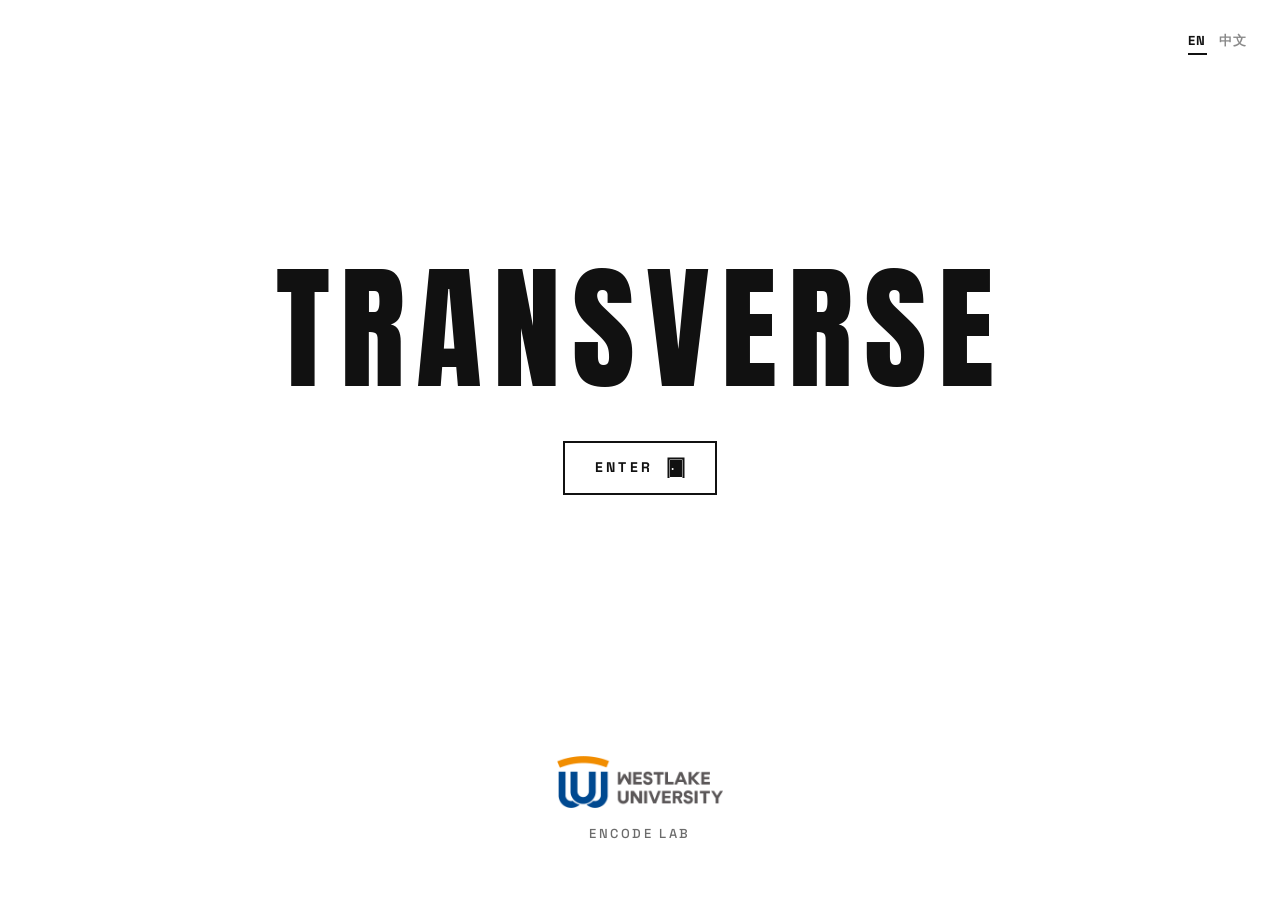
<file: site/index.html>
<!doctype html>
<html lang="en">
<head>
<meta charset="utf-8">
<meta name="viewport" content="width=device-width, initial-scale=1">
<meta name="color-scheme" content="light">
<meta name="robots" content="noindex">
<meta http-equiv="Content-Security-Policy" content="default-src 'none'; style-src 'self'; img-src 'self'; font-src 'self'; base-uri 'none'; form-action 'none'">
<link rel="icon" href="favicon.svg" type="image/svg+xml">
<link rel="stylesheet" href="site.css">
<title>TransVerse</title>
<meta name="description" content="TransVerse, from Encode Lab, Westlake University.">
</head>
<body>
<div class="lang-corner"><span class="lang-toggle"><b>EN</b><a href="zh/" lang="zh-CN">中文</a></span></div>
<main class="portal">
  <h1 aria-label="TransVerse"><span class="tw tw1" aria-hidden="true">TR</span><span class="tw tw2" aria-hidden="true">AN</span><span class="tw tw3" aria-hidden="true">SV</span><span class="tw tw4" aria-hidden="true">ER</span><span class="tw tw5" aria-hidden="true">SE</span></h1>
  <a class="btn" href="welcome.html">ENTER <svg class="door-icon" aria-hidden="true" width="18" height="22" viewBox="0 0 18 22"><rect x="3" y="3" width="2.4" height="17" class="d1"/><rect x="5.4" y="3" width="2.4" height="17" class="d2"/><rect x="7.8" y="3" width="2.4" height="17" class="d3"/><rect x="10.2" y="3" width="2.4" height="17" class="d4"/><rect x="12.6" y="3" width="2.4" height="17" class="d5"/><g class="door-leaf"><rect x="3" y="3" width="12" height="17"/><circle class="door-knob" cx="5.6" cy="12" r="1"/></g><path d="M1.5 21 V1.5 H16.5 V21" fill="none" stroke="currentColor" stroke-width="2"/></svg></a>
</main>
<footer class="portal-foot"><img src="assets/westlake_logo_two_line.png" alt="Westlake University"><span class="lab">Encode Lab</span></footer>
</body>
</html>
</file>
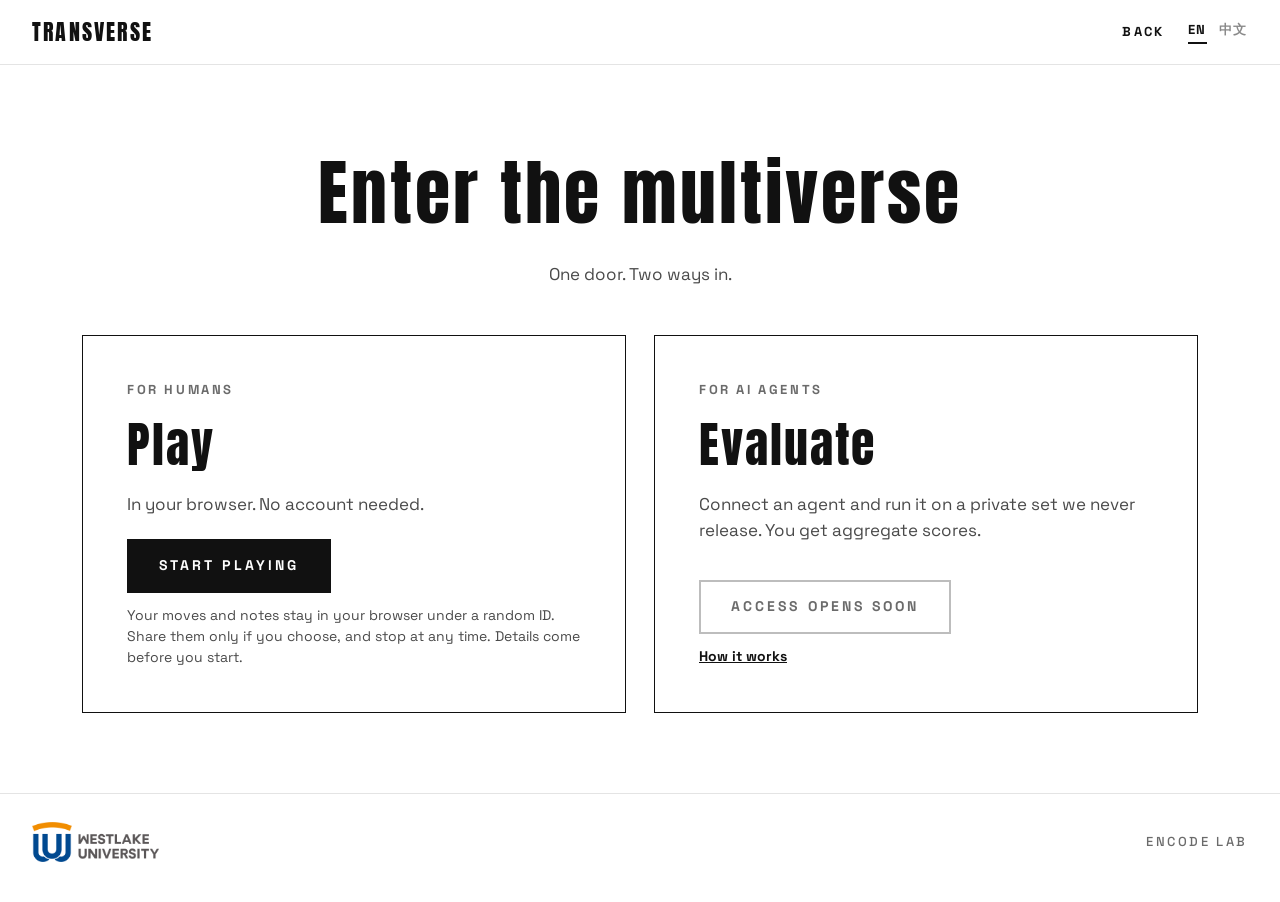
<file: site/enter.html>
<!doctype html>
<html lang="en">
<head>
<meta charset="utf-8">
<meta name="viewport" content="width=device-width, initial-scale=1">
<meta name="color-scheme" content="light">
<meta name="robots" content="noindex">
<meta http-equiv="Content-Security-Policy" content="default-src 'none'; style-src 'self'; img-src 'self'; font-src 'self'; base-uri 'none'; form-action 'none'">
<link rel="icon" href="favicon.svg" type="image/svg+xml">
<link rel="stylesheet" href="site.css">
<title>Enter · TransVerse</title>
</head>
<body>
<header class="bar"><div class="wrap">
  <a class="mark" href="./">TRANSVERSE</a>
  <span class="bar-right"><a class="small-caps" href="welcome.html">Back</a><span class="lang-toggle"><b>EN</b><a href="zh/enter.html" lang="zh-CN">中文</a></span></span>
</div></header>
<main class="wrap gate">
  <div class="gate-head"><h1>Enter the multiverse</h1><p>One door. Two ways in.</p></div>
  <div class="doors">
    <section class="door" aria-label="Play as a human">
      <div class="stack8"><span class="eyebrow">For humans</span><h2>Play</h2><p>In your browser. No account needed.</p></div>
      <div class="go">
        <a class="btn solid" href="play/">START PLAYING</a>
        <p class="fine">Your moves and notes stay in your browser under a random ID. Share them only if you choose, and stop at any time. Details come before you start.</p>
      </div>
    </section>
    <section class="door" id="evaluate" aria-label="Evaluate an AI agent">
      <div class="stack8"><span class="eyebrow">For AI agents</span><h2>Evaluate</h2><p>Connect an agent and run it on a private set we never release. You get aggregate scores.</p></div>
      <div class="go">
        <span class="btn quiet" aria-disabled="true">ACCESS OPENS SOON</span>
        <a class="plain-link" href="how-it-works.html#agents">How it works</a>
      </div>
    </section>
  </div>
</main>
<footer class="foot"><div class="wrap"><img src="assets/westlake_logo_two_line.png" alt="Westlake University"><span class="lab">Encode Lab</span></div></footer>
</body>
</html>
</file>
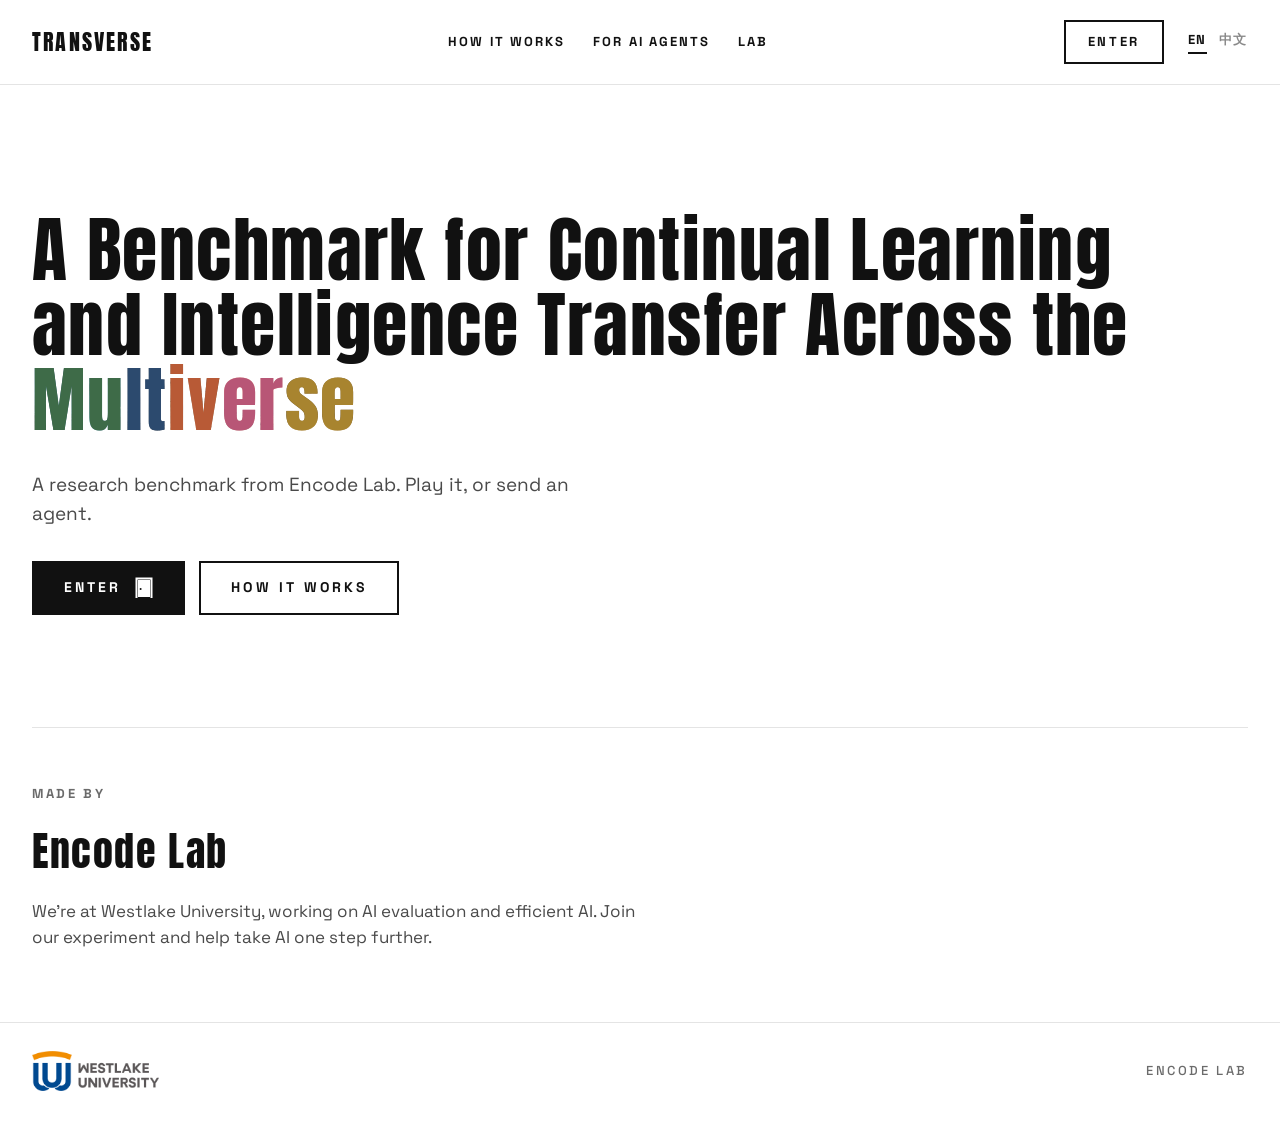
<file: site/welcome.html>
<!doctype html>
<html lang="en">
<head>
<meta charset="utf-8">
<meta name="viewport" content="width=device-width, initial-scale=1">
<meta name="color-scheme" content="light">
<meta name="robots" content="noindex">
<meta http-equiv="Content-Security-Policy" content="default-src 'none'; style-src 'self'; img-src 'self'; font-src 'self'; base-uri 'none'; form-action 'none'">
<link rel="icon" href="favicon.svg" type="image/svg+xml">
<link rel="stylesheet" href="site.css">
<title>TransVerse</title>
<meta name="description" content="A Benchmark for Continual Learning and Intelligence Transfer Across the Multiverse. A research benchmark from Encode Lab, Westlake University.">
</head>
<body>
<header class="bar"><div class="wrap">
  <a class="mark" href="./">TRANSVERSE</a>
  <nav class="nav" aria-label="Main"><a href="how-it-works.html">How it works</a><a href="enter.html#evaluate">For AI agents</a><a href="#lab">Lab</a></nav>
  <span class="bar-right"><a class="btn small" href="enter.html">ENTER</a><span class="lang-toggle"><b>EN</b><a href="zh/welcome.html" lang="zh-CN">中文</a></span></span>
</div></header>
<main class="wrap">
  <section class="hero">
    <h1>A Benchmark for Continual Learning and Intelligence Transfer Across the <span class="mv"><span class="mv1">Mu</span><span class="mv2">lt</span><span class="mv3">iv</span><span class="mv4">er</span><span class="mv5">se</span></span></h1>
    <p>A research benchmark from Encode Lab. Play it, or send an agent.</p>
    <div class="row"><a class="btn solid" href="enter.html">ENTER <svg class="door-icon" aria-hidden="true" width="18" height="22" viewBox="0 0 18 22"><rect x="3" y="3" width="2.4" height="17" class="d1"/><rect x="5.4" y="3" width="2.4" height="17" class="d2"/><rect x="7.8" y="3" width="2.4" height="17" class="d3"/><rect x="10.2" y="3" width="2.4" height="17" class="d4"/><rect x="12.6" y="3" width="2.4" height="17" class="d5"/><g class="door-leaf"><rect x="3" y="3" width="12" height="17"/><circle class="door-knob" cx="5.6" cy="12" r="1"/></g><path d="M1.5 21 V1.5 H16.5 V21" fill="none" stroke="currentColor" stroke-width="2"/></svg></a><a class="btn" href="how-it-works.html">HOW IT WORKS</a></div>
  </section>
  <section class="split">
    <div id="lab" class="grow1">
      <span class="eyebrow">Made by</span>
      <h2>Encode Lab</h2>
      <p>We’re at Westlake University, working on AI evaluation and efficient AI. Join our experiment and help take AI one step further.</p>
    </div>
  </section>
</main>
<footer class="foot"><div class="wrap"><img src="assets/westlake_logo_two_line.png" alt="Westlake University"><span class="lab">Encode Lab</span></div></footer>
</body>
</html>
</file>
<file: site/site.css>
/* Fonts: Anton and Space Grotesk, SIL Open Font License 1.1 (assets/fonts/*-OFL.txt). */
@font-face{font-family:Anton;src:url(assets/fonts/Anton-Regular.ttf) format('truetype');font-weight:400;font-style:normal;font-display:swap}
@font-face{font-family:'Space Grotesk';src:url(assets/fonts/SpaceGrotesk-wght.ttf) format('truetype');font-weight:300 700;font-style:normal;font-display:swap}
/* Outer pages: white, black type, hairline rules. No Universe's style is used here. */
:root{--tv-ease:cubic-bezier(.45,0,.25,1);--ink:#111111;--sub:#4A4A4A;--mute:#6B6B6B;--rule:#E4E4E4;--display:Anton,Impact,"Haettenschweiler","Arial Narrow Bold","PingFang SC","Hiragino Sans GB","Microsoft YaHei",sans-serif;
--body:"Space Grotesk","Helvetica Neue",Helvetica,Arial,"PingFang SC","Hiragino Sans GB","Microsoft YaHei",system-ui,sans-serif;color-scheme:light}
*{box-sizing:border-box}
html,body{margin:0;background:#FFFFFF;color:var(--ink)}
body{font:17px/1.55 var(--body);min-height:100vh;display:flex;flex-direction:column}
a{color:var(--ink)}a:hover{color:#555}
img{display:block}
.wrap{width:100%;max-width:1280px;margin:0 auto;padding:0 32px}
.bar{border-bottom:1px solid var(--rule)}
.bar .wrap{display:flex;flex-wrap:wrap;align-items:center;justify-content:space-between;gap:16px;padding-top:20px;padding-bottom:20px}
.mark{font:400 22px/1 var(--display);letter-spacing:.1em;text-decoration:none}
.nav{display:flex;flex-wrap:wrap;gap:28px}
.nav a,.small-caps{font-size:13px;font-weight:700;letter-spacing:.16em;text-transform:uppercase;text-decoration:none}
.eyebrow{font-size:13px;font-weight:700;letter-spacing:.2em;text-transform:uppercase;color:var(--mute)}
.btn{display:inline-flex;align-items:center;gap:14px;text-decoration:none;border:2px solid var(--ink);padding:14px 30px;font-size:14px;font-weight:700;letter-spacing:.22em;text-transform:uppercase;background:#FFF;color:var(--ink)}
.btn.solid{background:var(--ink);color:#FFF}
.btn.solid:hover{background:#000;color:#FFF}
.btn:hover{color:var(--ink);background:#F6F6F6}
.btn.small{padding:10px 22px;font-size:13px;letter-spacing:.2em}
.btn.quiet{border-color:#BDBDBD;color:var(--mute);cursor:default}
.btn.quiet:hover{background:#FFF;color:var(--mute)}
.btn:focus-visible,a:focus-visible{outline:2px solid var(--ink);outline-offset:3px}
h1,h2,h3{font-family:var(--display);font-weight:400;margin:0}
p{margin:0}
main{flex:1 1 auto}
.foot{border-top:1px solid var(--rule)}
.foot .wrap{display:flex;flex-wrap:wrap;align-items:center;justify-content:space-between;gap:16px;padding-top:28px;padding-bottom:40px}
.foot img{height:40px;width:auto}
.lab{font-size:13px;font-weight:500;letter-spacing:.2em;text-transform:uppercase;color:var(--mute)}

/* Portal. */
.portal{flex:1 1 auto;display:flex;flex-direction:column;align-items:center;justify-content:center;gap:44px;padding:80px 24px;min-height:560px}
.portal h1{font-size:clamp(56px,11vw,136px);line-height:1;letter-spacing:.08em;text-align:center}
.portal-foot{padding:0 24px 56px;display:flex;flex-direction:column;align-items:center;gap:16px}
.portal-foot img{height:52px;width:auto}

/* Welcome. */
.hero{padding:clamp(72px,12vw,128px) 0 clamp(64px,10vw,112px);display:flex;flex-direction:column;gap:32px}
.hero h1{max-width:1100px;font-size:clamp(40px,6.4vw,72px);line-height:1.04;letter-spacing:.02em}
.hero p{max-width:560px;font-size:19px;color:var(--sub)}
.row{display:flex;flex-wrap:wrap;gap:14px}
.mv{white-space:nowrap}/* One colour per world (2026-11-24, palette C): the original muted set reordered to fit the worlds — forest green, night navy, warm sienna (the pigment of this painting style), dusk rose, brass ochre. */
.mv1{color:#3E6B48}.mv2{color:#2C4A6E}.mv3{color:#B85A36}.mv4{color:#B85676}.mv5{color:#A8842F}
.split{padding:56px 0 72px;border-top:1px solid var(--rule);display:flex;flex-wrap:wrap;gap:48px}
.split>div{min-width:0;display:flex;flex-direction:column;gap:16px}
.split h2{font-size:40px;letter-spacing:.04em}
.split p{color:var(--sub);max-width:620px}

/* Gate. */
.gate{max-width:1180px;padding-top:72px;padding-bottom:80px;display:flex;flex-direction:column;gap:48px}
.gate-head{display:flex;flex-direction:column;gap:12px;align-items:center;text-align:center}
.gate-head h1{font-size:clamp(44px,7vw,72px);letter-spacing:.04em}
.gate-head p{color:var(--sub)}
.doors{display:grid;grid-template-columns:repeat(auto-fit,minmax(min(100%,320px),1fr));gap:28px}
.door{border:1px solid var(--ink);border-radius:0;padding:clamp(28px,4vw,44px);display:flex;flex-direction:column;gap:22px}
.door h2{font-size:48px;letter-spacing:.04em}
.door p{color:var(--sub)}
.door .go{display:flex;flex-direction:column;gap:12px;margin-top:auto;align-items:flex-start}
.door .fine{font-size:14px;line-height:1.5}

/* How it works. */
.how-hero{padding:clamp(64px,10vw,104px) 0 56px;display:flex;flex-direction:column;gap:24px}
.how-hero h1{font-size:clamp(44px,7vw,84px);line-height:1.02;letter-spacing:.02em}
.how-hero p{max-width:620px;font-size:19px;color:var(--sub)}
.glance{display:grid;grid-template-columns:repeat(auto-fit,minmax(min(100%,220px),1fr));border-top:1px solid var(--rule);border-bottom:1px solid var(--rule)}
.glance div{padding:28px 24px 28px 0;display:flex;flex-direction:column;gap:6px}
.glance div+div{border-left:1px solid var(--rule);padding-left:24px}
.glance b{font:400 64px/1 var(--display)}
.glance span{color:var(--sub)}
.section{padding:72px 0 24px;display:flex;flex-direction:column;gap:28px}
.section h2{font-size:40px;letter-spacing:.04em}
.section>p{max-width:640px;color:var(--sub)}
.worlds{display:grid;grid-template-columns:repeat(auto-fit,minmax(min(100%,360px),1fr));gap:24px 20px}
.world{display:flex;flex-direction:column;gap:12px;margin:0}
.world img{width:100%;aspect-ratio:3/1;object-fit:cover;object-position:center 60%;border-radius:0;background:#EEE}
.world figcaption{display:flex;flex-direction:column;gap:2px}
.world figcaption span:first-child{font-size:12px;font-weight:700;letter-spacing:.2em;color:var(--mute)}
.world figcaption span:last-child{font-weight:500}
.steps{display:grid;grid-template-columns:repeat(auto-fit,minmax(min(100%,230px),1fr));gap:0;border-top:1px solid var(--rule)}
.step{padding:28px 28px 32px 0;display:flex;flex-direction:column;gap:10px}
.step+.step{border-left:1px solid var(--rule);padding-left:28px}
.step span{font:400 28px/1 var(--display);color:var(--mute)}
.step h3{font-size:30px;letter-spacing:.03em}
.step p{color:var(--sub)}
.agents{margin:48px 0 80px;padding:40px;border:1px solid var(--ink);border-radius:0;display:flex;flex-direction:column;gap:14px}
.agents h2{font-size:clamp(30px,4vw,44px);letter-spacing:.03em}
.agents p{color:var(--sub);max-width:640px}

@media (max-width:640px){
  .wrap{padding:0 16px}
  .glance div+div,.step+.step{border-left:0;padding-left:0;border-top:1px solid var(--rule)}
  .agents{padding:24px}
}
.grow2{flex:2 1 480px}.grow1{flex:1 1 280px}
.stack8{display:flex;flex-direction:column;gap:8px}
.plain-link{font-size:14px;font-weight:700}
.muted{color:var(--mute)}

/* Motion (one easing site-wide; nothing loops). Portal: the title gathers from a wider tracking, then
   ENTER fades in; the arrow moves 4 px on hover. Welcome: the five segments of "Multiverse" take their
   colours one after another. How it works: a light lift on the paintings. */
@keyframes tv-gather{from{letter-spacing:.22em;opacity:0}to{letter-spacing:.08em;opacity:1}}
@keyframes tv-fade{from{opacity:0}to{opacity:1}}
@keyframes tv-colour{from{color:var(--ink)}}
.portal h1{animation:tv-gather 1.8s var(--tv-ease) .2s both}
.portal .btn{animation:tv-fade .9s var(--tv-ease) 2.3s both}
/* Once the title has gathered, a light passes through it once: its five pairs of letters (TR·AN·SV·ER·SE) take the
   five worlds' colours one after another, like five doors lit in turn, and return to black. */
@keyframes tv-pass{0%,100%{color:var(--ink)}35%,55%{color:var(--pass)}}
.portal .tw{animation:tv-pass .8s var(--tv-ease) both}
.portal .tw1{--pass:#3E6B48;animation-delay:1.95s}.portal .tw2{--pass:#2C4A6E;animation-delay:2.08s}.portal .tw3{--pass:#B85A36;animation-delay:2.21s}
.portal .tw4{--pass:#B85676;animation-delay:2.34s}.portal .tw5{--pass:#A8842F;animation-delay:2.47s}
.btn svg{transition:transform .25s var(--tv-ease)}
.btn:hover svg,.btn:focus-visible svg{transform:translateX(4px)}
.mv span{animation:tv-colour .45s var(--tv-ease) backwards}
/* Each piece of "Multiverse" holds its world: on hover the colour gives way to that world's painting inside the letters. */
.mv span{background-size:cover;background-position:center;-webkit-background-clip:text;background-clip:text;transition:color .5s var(--tv-ease)}
.mv1{background-image:url(assets/mv-u1.webp)}.mv2{background-image:url(assets/mv-u2.webp)}.mv3{background-image:url(assets/mv-u3.webp)}.mv4{background-image:url(assets/mv-u4.webp)}.mv5{background-image:url(assets/mv-u5.webp)}
.mv span:hover{color:transparent}
/* ENTER's door: on hover it swings open (hinge on the right, as in the game) onto the five worlds' colours. */
.door-icon .d1{fill:#3E6B48}.door-icon .d2{fill:#2C4A6E}.door-icon .d3{fill:#B85A36}.door-icon .d4{fill:#B85676}.door-icon .d5{fill:#A8842F}
.door-leaf{fill:currentColor;transform-box:fill-box;transform-origin:right center;transition:transform .45s var(--tv-ease)}
.btn .door-knob{fill:#FFF}.btn.solid .door-knob{fill:var(--ink)}
.btn:hover .door-leaf,.btn:focus-visible .door-leaf{transform:scaleX(.16)}
.btn:hover svg.door-icon,.btn:focus-visible svg.door-icon{transform:none}
.mv .mv1{animation-delay:.35s}.mv .mv2{animation-delay:.44s}.mv .mv3{animation-delay:.53s}.mv .mv4{animation-delay:.62s}.mv .mv5{animation-delay:.71s}
.world img{transition:transform .35s var(--tv-ease),filter .35s var(--tv-ease)}
.world:hover img{transform:translateY(-3px);filter:saturate(1.08)}
@media (prefers-reduced-motion:reduce){*{animation:none!important;transition:none!important}}

/* The path (How it works): a dotted road through the five worlds, the traveller at its start. On load the worlds
   appear one after another along the road; still under reduced motion. */
.pathway{margin:0 0 40px}
.pathway svg{display:block;width:100%;height:auto}
.pathway .pw-num{font:400 24px/1 var(--display)}
.pathway .pw{animation:tv-fade .6s var(--tv-ease) both}
.pathway .pw1{animation-delay:.3s}.pathway .pw2{animation-delay:.5s}.pathway .pw3{animation-delay:.7s}.pathway .pw4{animation-delay:.9s}.pathway .pw5{animation-delay:1.1s}
.pathway .pw-path{animation:tv-fade .9s var(--tv-ease) .1s both}
/* Five universes (How it works): where the browser supports scroll-driven animation, the paintings start pale and
   grey and take their colour one after another as the list scrolls by, I to V. Otherwise they are simply in colour. */
@supports (animation-timeline: view()){
  .worlds{view-timeline-name:--worlds}
  .world img{animation:w-colour linear both;animation-timeline:--worlds;animation-duration:auto}
  .world:nth-child(1) img{animation-range:cover 8% cover 24%}
  .world:nth-child(2) img{animation-range:cover 16% cover 32%}
  .world:nth-child(3) img{animation-range:cover 24% cover 40%}
  .world:nth-child(4) img{animation-range:cover 32% cover 48%}
  .world:nth-child(5) img{animation-range:cover 40% cover 56%}
}
@keyframes w-colour{from{filter:grayscale(1) contrast(.8) brightness(1.12)}to{filter:none}}
/* Language switch. */
.bar-right{display:flex;align-items:center;gap:24px}
html[lang="zh-CN"] .hero p,html[lang="zh-CN"] .split p,html[lang="zh-CN"] .door p,html[lang="zh-CN"] .step p,html[lang="zh-CN"] .how-hero p{line-height:1.75}
html[lang="zh-CN"] .nav a,html[lang="zh-CN"] .small-caps,html[lang="zh-CN"] .eyebrow,html[lang="zh-CN"] .btn{letter-spacing:.08em}
html[lang="zh-CN"] h1,html[lang="zh-CN"] h2,html[lang="zh-CN"] h3{font-weight:700;letter-spacing:.02em}

/* EN / 中文 — always the last item, top right. The current language is bold and underlined. */
.lang-toggle{display:inline-flex;align-items:center;gap:12px;font-size:13px;font-weight:700;letter-spacing:.12em;white-space:nowrap}
.lang-toggle b{color:var(--ink);border-bottom:2px solid var(--ink);padding-bottom:2px}
.lang-toggle a{color:#8A8A8A;text-decoration:none;padding-bottom:4px}
.lang-toggle a:hover{color:var(--ink)}
.lang-corner{position:fixed;top:26px;right:32px;z-index:5}
/* Pages cached from an earlier release still carry a bare .lang-switch link: keep it in the corner too. */
.lang-switch{position:fixed;top:26px;right:32px;z-index:5;font-size:13px;font-weight:700;letter-spacing:.12em;color:#8A8A8A;text-decoration:none}
</file>
